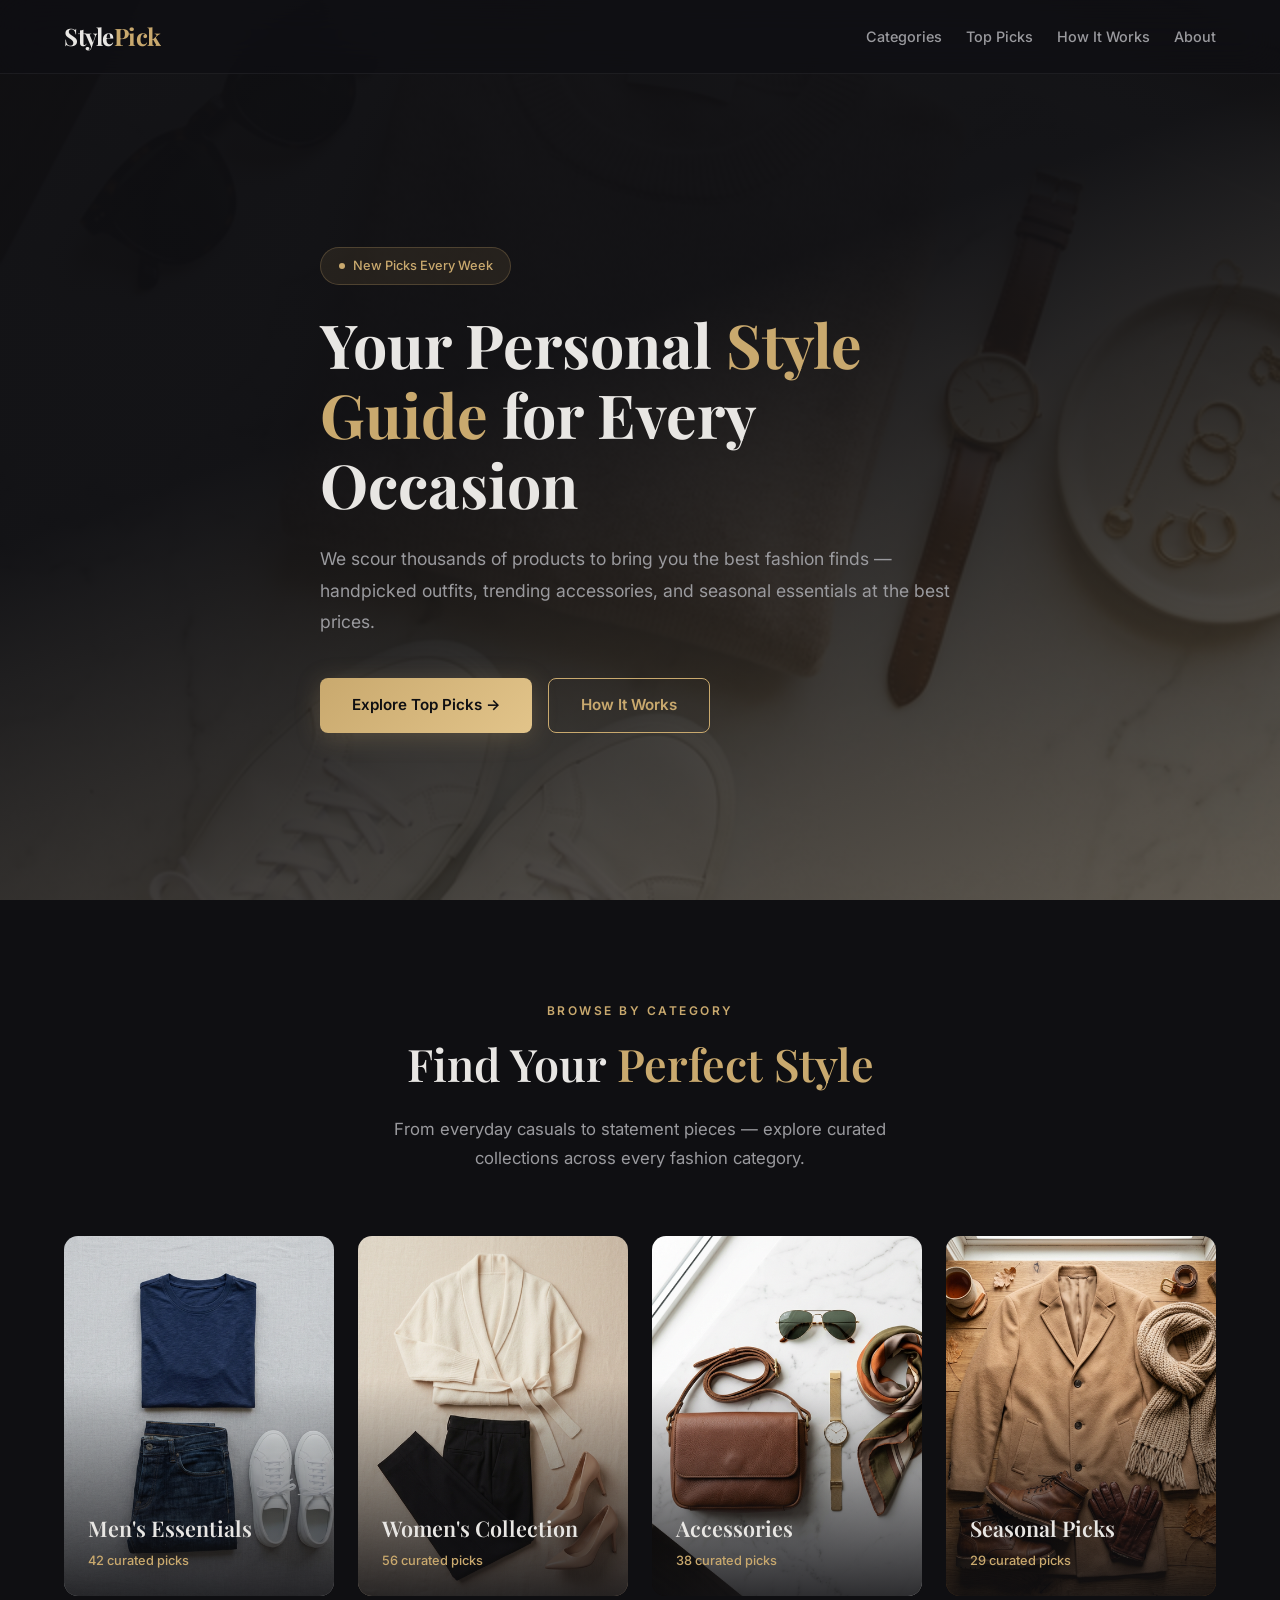
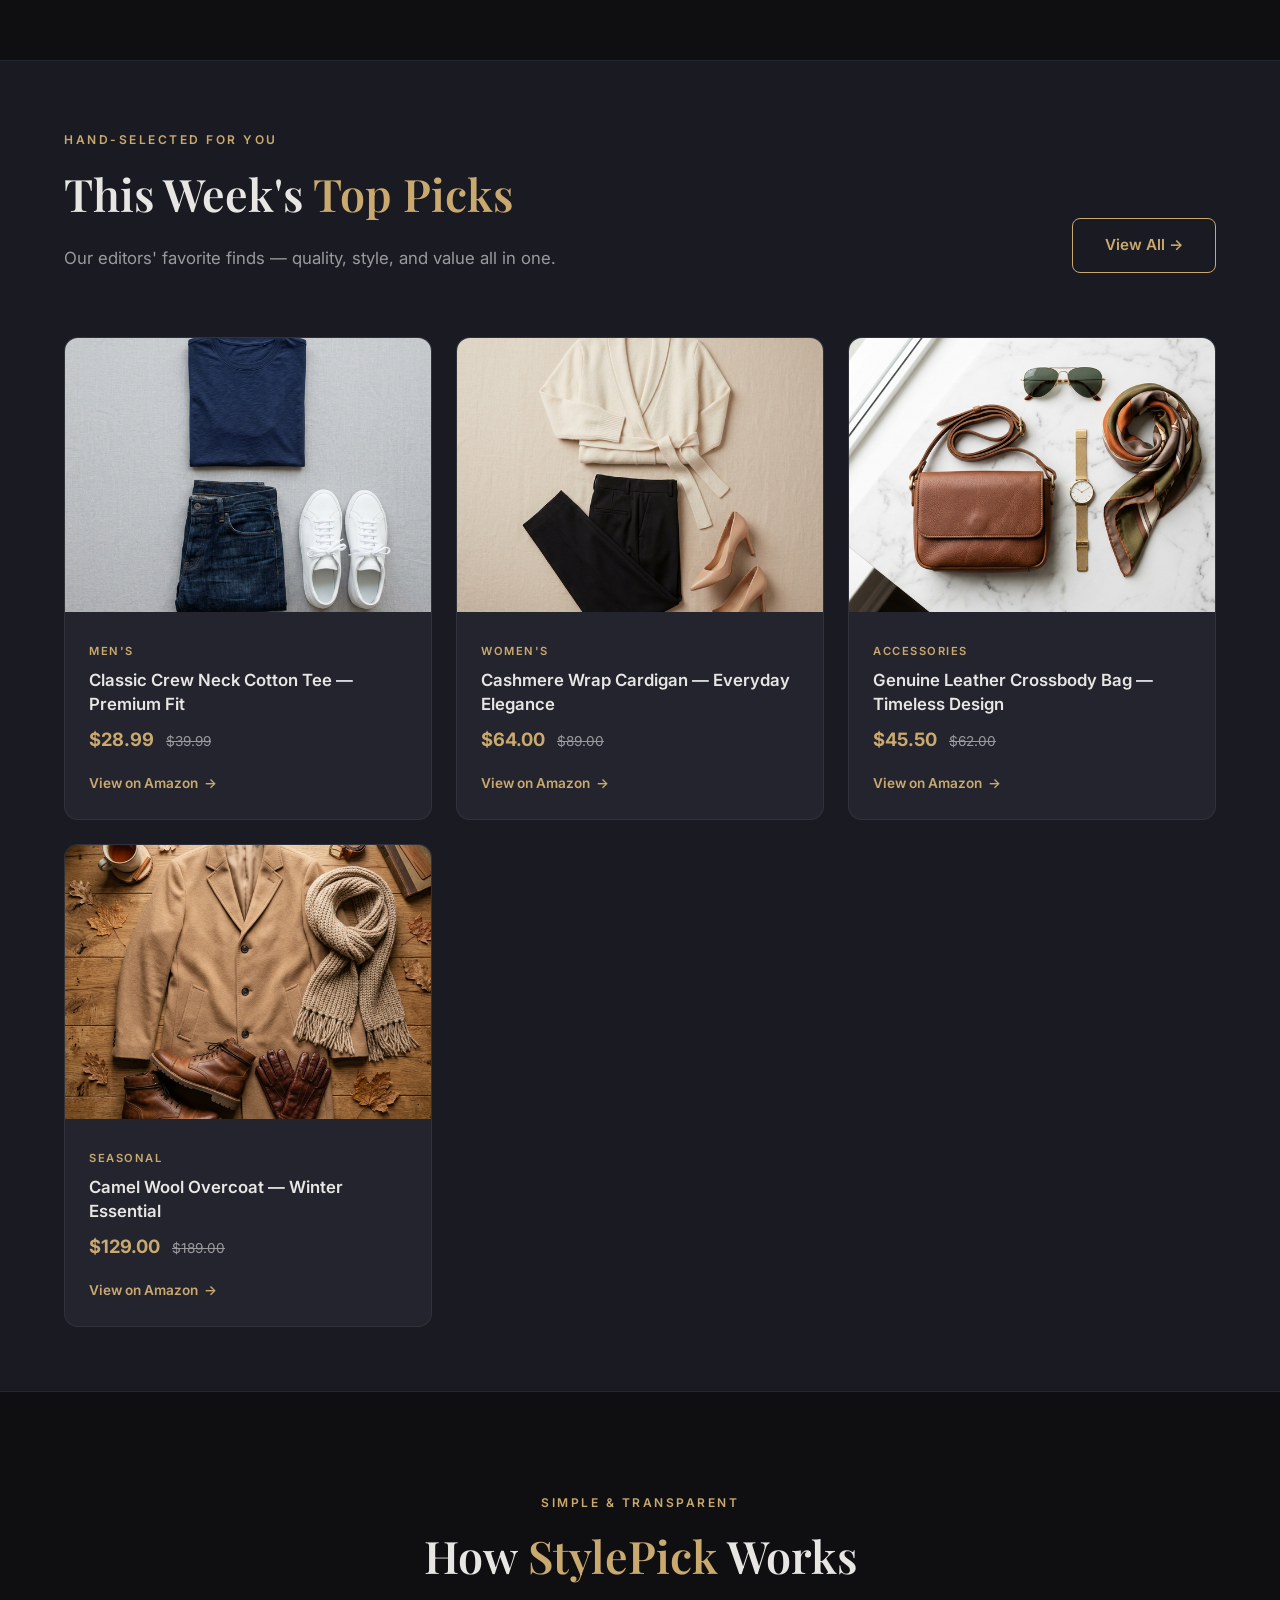
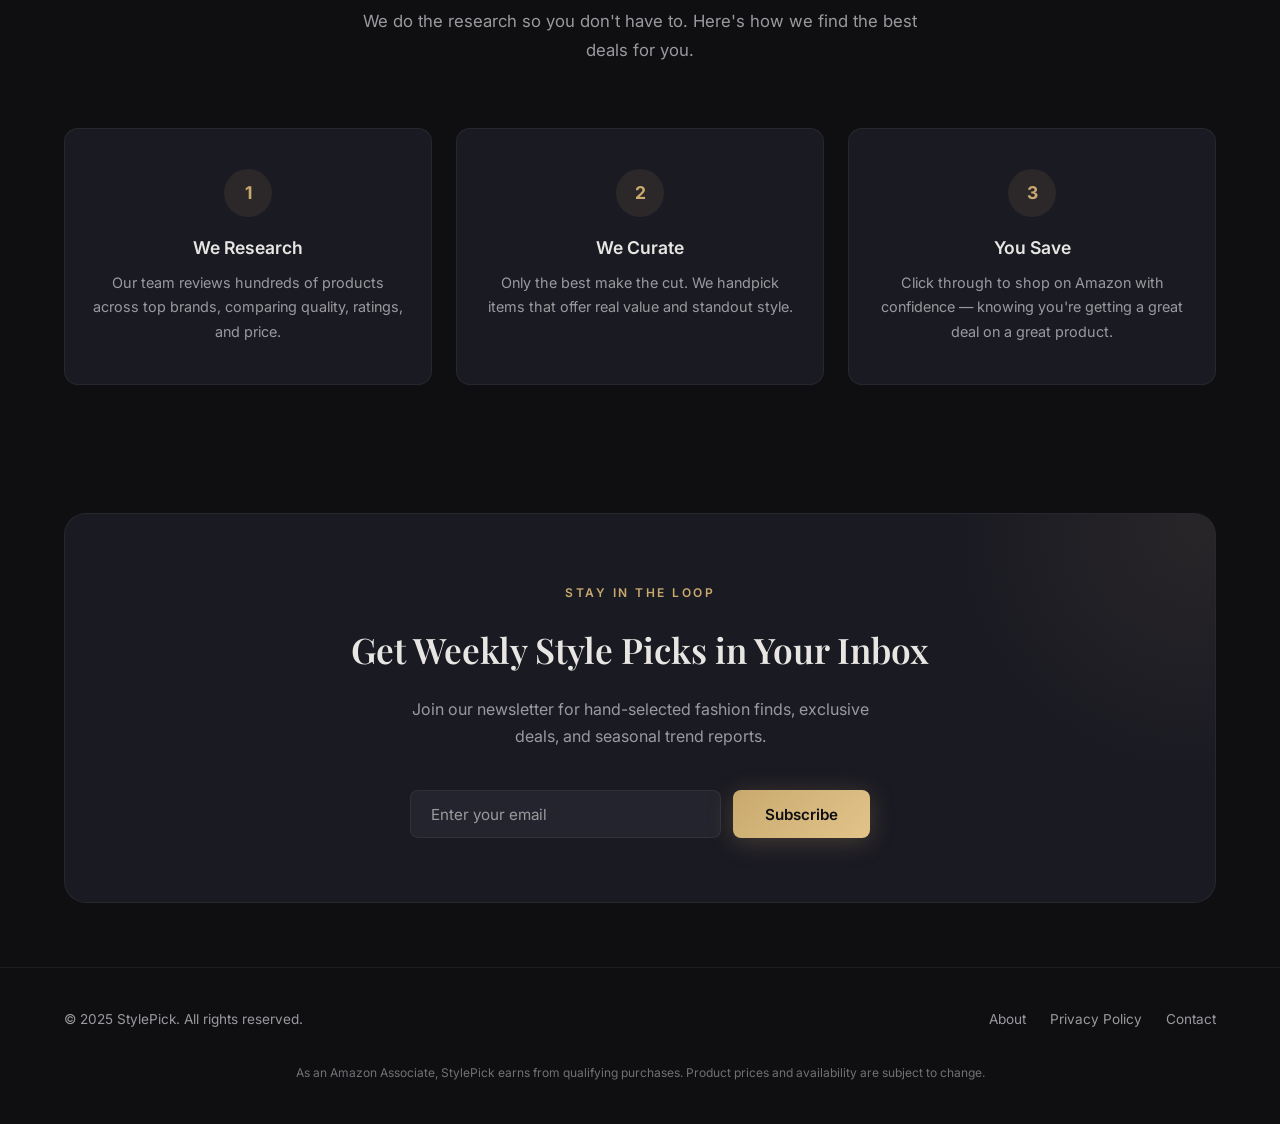
<file: index.html>
<!DOCTYPE html>
<html lang="en">
<head>
  <meta charset="UTF-8">
  <meta name="viewport" content="width=device-width, initial-scale=1.0">
  <title>StylePick — Curated Fashion & Style Recommendations</title>
  <meta name="description" content="Discover handpicked fashion finds, style tips, and the best clothing deals. StylePick curates top-rated apparel, accessories, and seasonal essentials.">
  <link rel="stylesheet" href="styles/main.css">
  <link rel="icon" href="data:image/svg+xml,<svg xmlns='http://www.w3.org/2000/svg' viewBox='0 0 100 100'><text y='.9em' font-size='90'>👔</text></svg>">
</head>
<body>

  <!-- ======== HEADER ======== -->
  <header class="header" id="header">
    <div class="container header__inner">
      <a href="index.html" class="header__logo">Style<span>Pick</span></a>
      <nav class="header__nav" id="headerNav">
        <ul class="header__links">
          <li><a href="#categories">Categories</a></li>
          <li><a href="#picks">Top Picks</a></li>
          <li><a href="#how-it-works">How It Works</a></li>
          <li><a href="about.html">About</a></li>
        </ul>
      </nav>
      <button class="hamburger" id="hamburger" aria-label="Toggle navigation">
        <span></span><span></span><span></span>
      </button>
    </div>
  </header>

  <!-- ======== HERO ======== -->
  <section class="hero" id="hero">
    <div class="hero__bg">
      <img src="images/hero-banner.png" alt="Stylish fashion flat-lay" width="1200" height="800">
    </div>
    <div class="hero__overlay"></div>
    <div class="container hero__content">
      <span class="hero__badge">New Picks Every Week</span>
      <h1 class="hero__title">Your Personal <span class="accent">Style Guide</span> for Every Occasion</h1>
      <p class="hero__desc">We scour thousands of products to bring you the best fashion finds — handpicked outfits, trending accessories, and seasonal essentials at the best prices.</p>
      <div class="hero__actions">
        <a href="#picks" class="btn btn--primary">Explore Top Picks →</a>
        <a href="#how-it-works" class="btn btn--outline">How It Works</a>
      </div>
    </div>
  </section>

  <!-- ======== CATEGORIES ======== -->
  <section class="categories" id="categories">
    <div class="container">
      <div class="categories__header">
        <span class="section-label">Browse by category</span>
        <h2 class="section-title">Find Your <span class="accent">Perfect Style</span></h2>
        <p class="section-desc">From everyday casuals to statement pieces — explore curated collections across every fashion category.</p>
      </div>
      <div class="categories__grid">
        <a href="#" class="category-card" id="cat-mens">
          <img src="images/product-mens.png" alt="Men's fashion" width="400" height="530" loading="lazy">
          <div class="category-card__overlay">
            <h3 class="category-card__title">Men's Essentials</h3>
            <span class="category-card__count">42 curated picks</span>
          </div>
        </a>
        <a href="#" class="category-card" id="cat-womens">
          <img src="images/product-womens.png" alt="Women's fashion" width="400" height="530" loading="lazy">
          <div class="category-card__overlay">
            <h3 class="category-card__title">Women's Collection</h3>
            <span class="category-card__count">56 curated picks</span>
          </div>
        </a>
        <a href="#" class="category-card" id="cat-accessories">
          <img src="images/product-accessories.png" alt="Fashion accessories" width="400" height="530" loading="lazy">
          <div class="category-card__overlay">
            <h3 class="category-card__title">Accessories</h3>
            <span class="category-card__count">38 curated picks</span>
          </div>
        </a>
        <a href="#" class="category-card" id="cat-seasonal">
          <img src="images/product-seasonal.png" alt="Seasonal outerwear" width="400" height="530" loading="lazy">
          <div class="category-card__overlay">
            <h3 class="category-card__title">Seasonal Picks</h3>
            <span class="category-card__count">29 curated picks</span>
          </div>
        </a>
      </div>
    </div>
  </section>

  <!-- ======== FEATURED PICKS ======== -->
  <section class="featured" id="picks">
    <div class="container">
      <div class="featured__header">
        <div>
          <span class="section-label">Hand-selected for you</span>
          <h2 class="section-title">This Week's <span class="accent">Top Picks</span></h2>
          <p class="section-desc">Our editors' favorite finds — quality, style, and value all in one.</p>
        </div>
        <a href="#" class="btn btn--outline">View All →</a>
      </div>
      <div class="featured__grid">

        <!-- Product 1 -->
        <article class="product-card" id="product-1">
          <div class="product-card__img">
            <img src="images/product-mens.png" alt="Classic Crew Neck Tee" width="400" height="300" loading="lazy">
          </div>
          <div class="product-card__body">
            <span class="product-card__tag">Men's</span>
            <h3 class="product-card__title">Classic Crew Neck Cotton Tee — Premium Fit</h3>
            <div class="product-card__price">$28.99 <span class="original">$39.99</span></div>
            <a href="#" class="product-card__cta">View on Amazon <span>→</span></a>
          </div>
        </article>

        <!-- Product 2 -->
        <article class="product-card" id="product-2">
          <div class="product-card__img">
            <img src="images/product-womens.png" alt="Cashmere Wrap Cardigan" width="400" height="300" loading="lazy">
          </div>
          <div class="product-card__body">
            <span class="product-card__tag">Women's</span>
            <h3 class="product-card__title">Cashmere Wrap Cardigan — Everyday Elegance</h3>
            <div class="product-card__price">$64.00 <span class="original">$89.00</span></div>
            <a href="#" class="product-card__cta">View on Amazon <span>→</span></a>
          </div>
        </article>

        <!-- Product 3 -->
        <article class="product-card" id="product-3">
          <div class="product-card__img">
            <img src="images/product-accessories.png" alt="Leather Crossbody Bag" width="400" height="300" loading="lazy">
          </div>
          <div class="product-card__body">
            <span class="product-card__tag">Accessories</span>
            <h3 class="product-card__title">Genuine Leather Crossbody Bag — Timeless Design</h3>
            <div class="product-card__price">$45.50 <span class="original">$62.00</span></div>
            <a href="#" class="product-card__cta">View on Amazon <span>→</span></a>
          </div>
        </article>

        <!-- Product 4 -->
        <article class="product-card" id="product-4">
          <div class="product-card__img">
            <img src="images/product-seasonal.png" alt="Wool Overcoat" width="400" height="300" loading="lazy">
          </div>
          <div class="product-card__body">
            <span class="product-card__tag">Seasonal</span>
            <h3 class="product-card__title">Camel Wool Overcoat — Winter Essential</h3>
            <div class="product-card__price">$129.00 <span class="original">$189.00</span></div>
            <a href="#" class="product-card__cta">View on Amazon <span>→</span></a>
          </div>
        </article>

      </div>
    </div>
  </section>

  <!-- ======== HOW IT WORKS ======== -->
  <section class="how-it-works" id="how-it-works">
    <div class="container">
      <div class="how-it-works__header">
        <span class="section-label">Simple & transparent</span>
        <h2 class="section-title">How <span class="accent">StylePick</span> Works</h2>
        <p class="section-desc">We do the research so you don't have to. Here's how we find the best deals for you.</p>
      </div>
      <div class="steps">
        <div class="step">
          <div class="step__number">1</div>
          <h3 class="step__title">We Research</h3>
          <p class="step__desc">Our team reviews hundreds of products across top brands, comparing quality, ratings, and price.</p>
        </div>
        <div class="step">
          <div class="step__number">2</div>
          <h3 class="step__title">We Curate</h3>
          <p class="step__desc">Only the best make the cut. We handpick items that offer real value and standout style.</p>
        </div>
        <div class="step">
          <div class="step__number">3</div>
          <h3 class="step__title">You Save</h3>
          <p class="step__desc">Click through to shop on Amazon with confidence — knowing you're getting a great deal on a great product.</p>
        </div>
      </div>
    </div>
  </section>

  <!-- ======== NEWSLETTER ======== -->
  <section class="newsletter" id="newsletter">
    <div class="container">
      <div class="newsletter__card">
        <span class="section-label">Stay in the loop</span>
        <h2 class="newsletter__title">Get Weekly Style Picks in Your Inbox</h2>
        <p class="newsletter__desc">Join our newsletter for hand-selected fashion finds, exclusive deals, and seasonal trend reports.</p>
        <form class="newsletter__form" id="newsletterForm">
          <input type="email" class="newsletter__input" placeholder="Enter your email" required aria-label="Email address">
          <button type="submit" class="btn btn--primary">Subscribe</button>
        </form>
      </div>
    </div>
  </section>

  <!-- ======== FOOTER ======== -->
  <footer class="footer">
    <div class="container footer__inner">
      <p class="footer__copy">&copy; 2025 StylePick. All rights reserved.</p>
      <nav class="footer__links">
        <a href="about.html">About</a>
        <a href="privacy.html">Privacy Policy</a>
        <a href="mailto:contact@stylepick.com">Contact</a>
      </nav>
      <p class="footer__affiliate-note">As an Amazon Associate, StylePick earns from qualifying purchases. Product prices and availability are subject to change.</p>
    </div>
  </footer>

  <script src="js/main.js"></script>
</body>
</html>
</file>
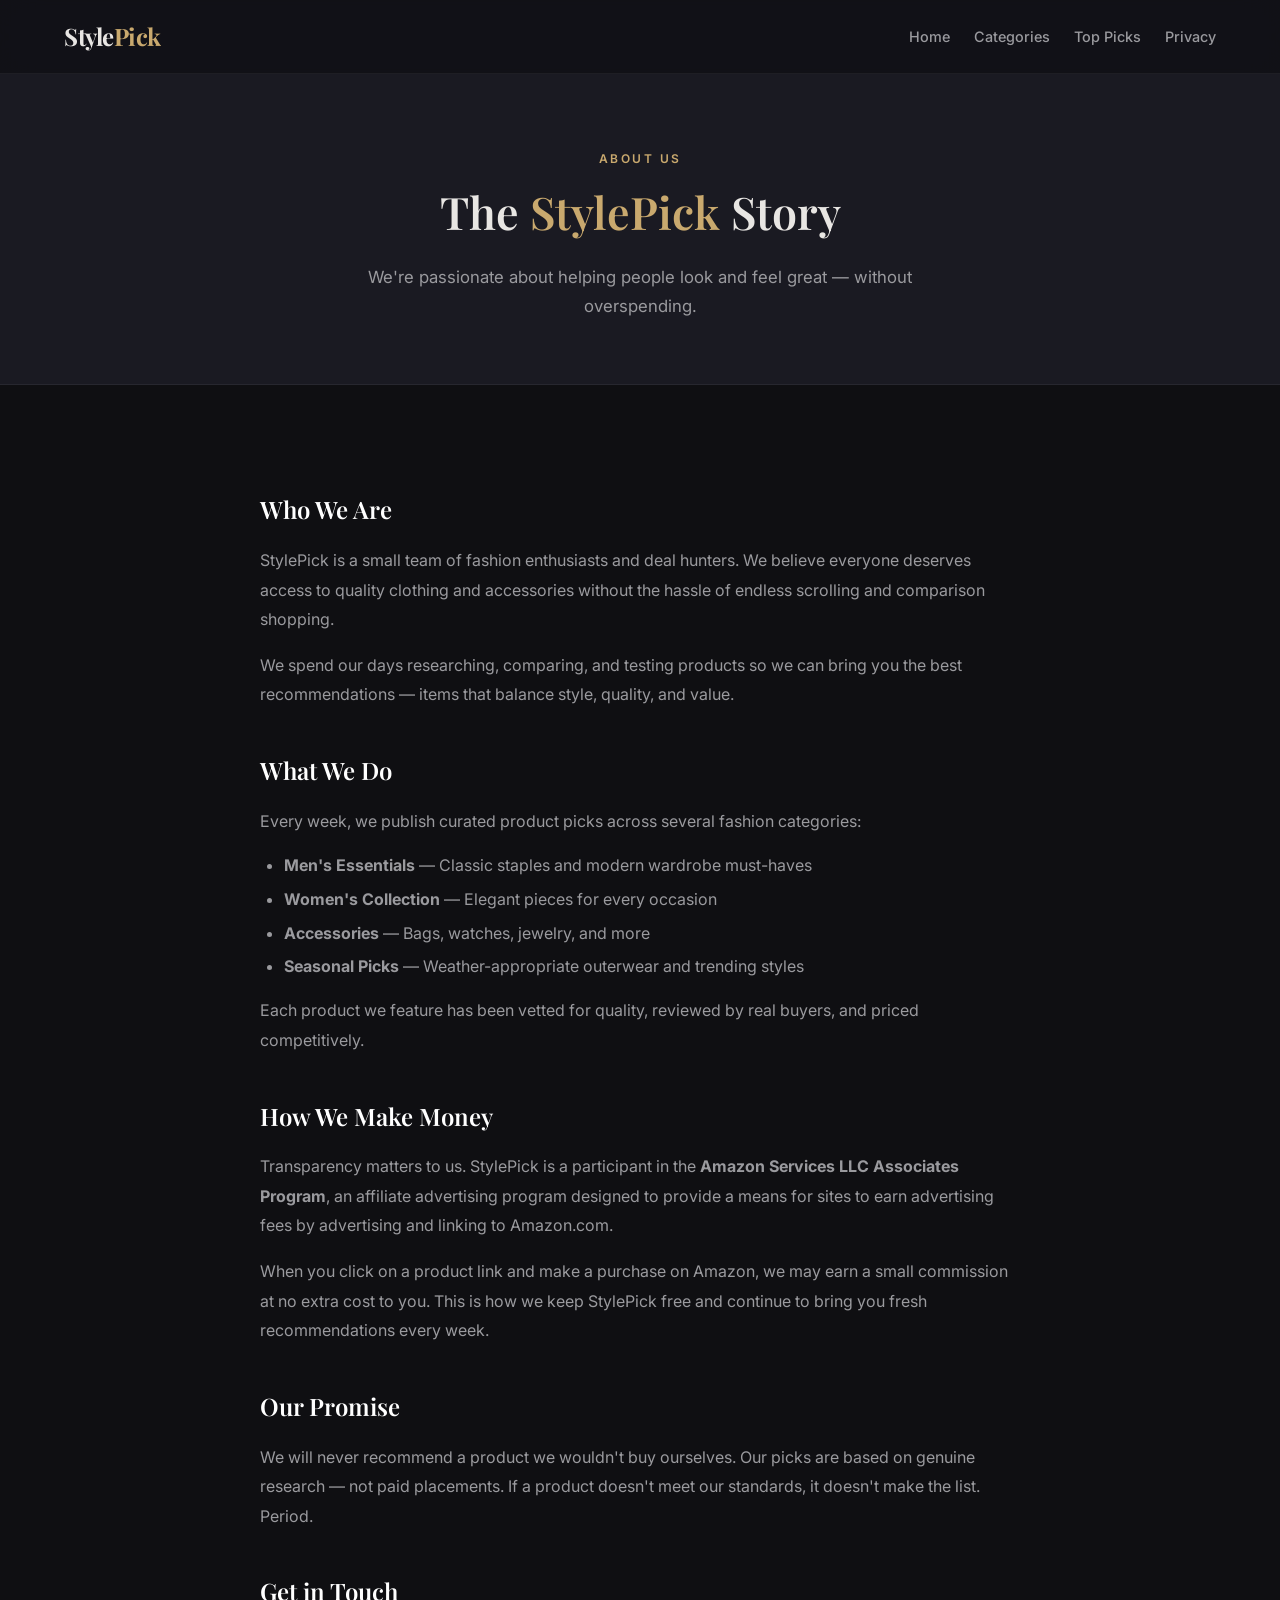
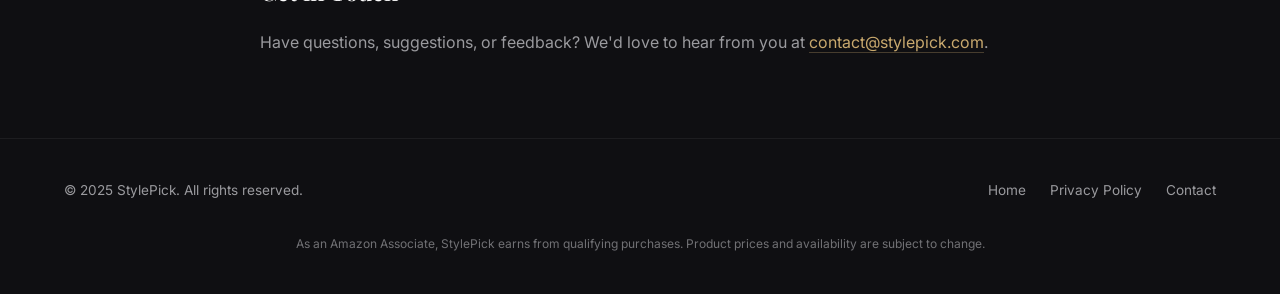
<file: about.html>
<!DOCTYPE html>
<html lang="en">
<head>
  <meta charset="UTF-8">
  <meta name="viewport" content="width=device-width, initial-scale=1.0">
  <title>About — StylePick</title>
  <meta name="description" content="Learn about StylePick — our mission to help shoppers discover the best fashion products at the best prices through curated recommendations.">
  <link rel="stylesheet" href="styles/main.css">
  <link rel="icon" href="data:image/svg+xml,<svg xmlns='http://www.w3.org/2000/svg' viewBox='0 0 100 100'><text y='.9em' font-size='90'>👔</text></svg>">
</head>
<body>

  <!-- ======== HEADER ======== -->
  <header class="header" id="header">
    <div class="container header__inner">
      <a href="index.html" class="header__logo">Style<span>Pick</span></a>
      <nav class="header__nav" id="headerNav">
        <ul class="header__links">
          <li><a href="index.html">Home</a></li>
          <li><a href="index.html#categories">Categories</a></li>
          <li><a href="index.html#picks">Top Picks</a></li>
          <li><a href="privacy.html">Privacy</a></li>
        </ul>
      </nav>
      <button class="hamburger" id="hamburger" aria-label="Toggle navigation">
        <span></span><span></span><span></span>
      </button>
    </div>
  </header>

  <!-- ======== PAGE HERO ======== -->
  <section class="page-hero">
    <div class="container">
      <span class="section-label">About us</span>
      <h1 class="section-title">The <span class="accent">StylePick</span> Story</h1>
      <p class="section-desc" style="margin-inline:auto;">We're passionate about helping people look and feel great — without overspending.</p>
    </div>
  </section>

  <!-- ======== CONTENT ======== -->
  <section class="page-content">
    <div class="container prose">

      <h2>Who We Are</h2>
      <p>StylePick is a small team of fashion enthusiasts and deal hunters. We believe everyone deserves access to quality clothing and accessories without the hassle of endless scrolling and comparison shopping.</p>
      <p>We spend our days researching, comparing, and testing products so we can bring you the best recommendations — items that balance style, quality, and value.</p>

      <h2>What We Do</h2>
      <p>Every week, we publish curated product picks across several fashion categories:</p>
      <ul>
        <li><strong>Men's Essentials</strong> — Classic staples and modern wardrobe must-haves</li>
        <li><strong>Women's Collection</strong> — Elegant pieces for every occasion</li>
        <li><strong>Accessories</strong> — Bags, watches, jewelry, and more</li>
        <li><strong>Seasonal Picks</strong> — Weather-appropriate outerwear and trending styles</li>
      </ul>
      <p>Each product we feature has been vetted for quality, reviewed by real buyers, and priced competitively.</p>

      <h2>How We Make Money</h2>
      <p>Transparency matters to us. StylePick is a participant in the <strong>Amazon Services LLC Associates Program</strong>, an affiliate advertising program designed to provide a means for sites to earn advertising fees by advertising and linking to Amazon.com.</p>
      <p>When you click on a product link and make a purchase on Amazon, we may earn a small commission at no extra cost to you. This is how we keep StylePick free and continue to bring you fresh recommendations every week.</p>

      <h2>Our Promise</h2>
      <p>We will never recommend a product we wouldn't buy ourselves. Our picks are based on genuine research — not paid placements. If a product doesn't meet our standards, it doesn't make the list. Period.</p>

      <h2>Get in Touch</h2>
      <p>Have questions, suggestions, or feedback? We'd love to hear from you at <a href="mailto:contact@stylepick.com">contact@stylepick.com</a>.</p>

    </div>
  </section>

  <!-- ======== FOOTER ======== -->
  <footer class="footer">
    <div class="container footer__inner">
      <p class="footer__copy">&copy; 2025 StylePick. All rights reserved.</p>
      <nav class="footer__links">
        <a href="index.html">Home</a>
        <a href="privacy.html">Privacy Policy</a>
        <a href="mailto:contact@stylepick.com">Contact</a>
      </nav>
      <p class="footer__affiliate-note">As an Amazon Associate, StylePick earns from qualifying purchases. Product prices and availability are subject to change.</p>
    </div>
  </footer>

  <script src="js/main.js"></script>
</body>
</html>
</file>
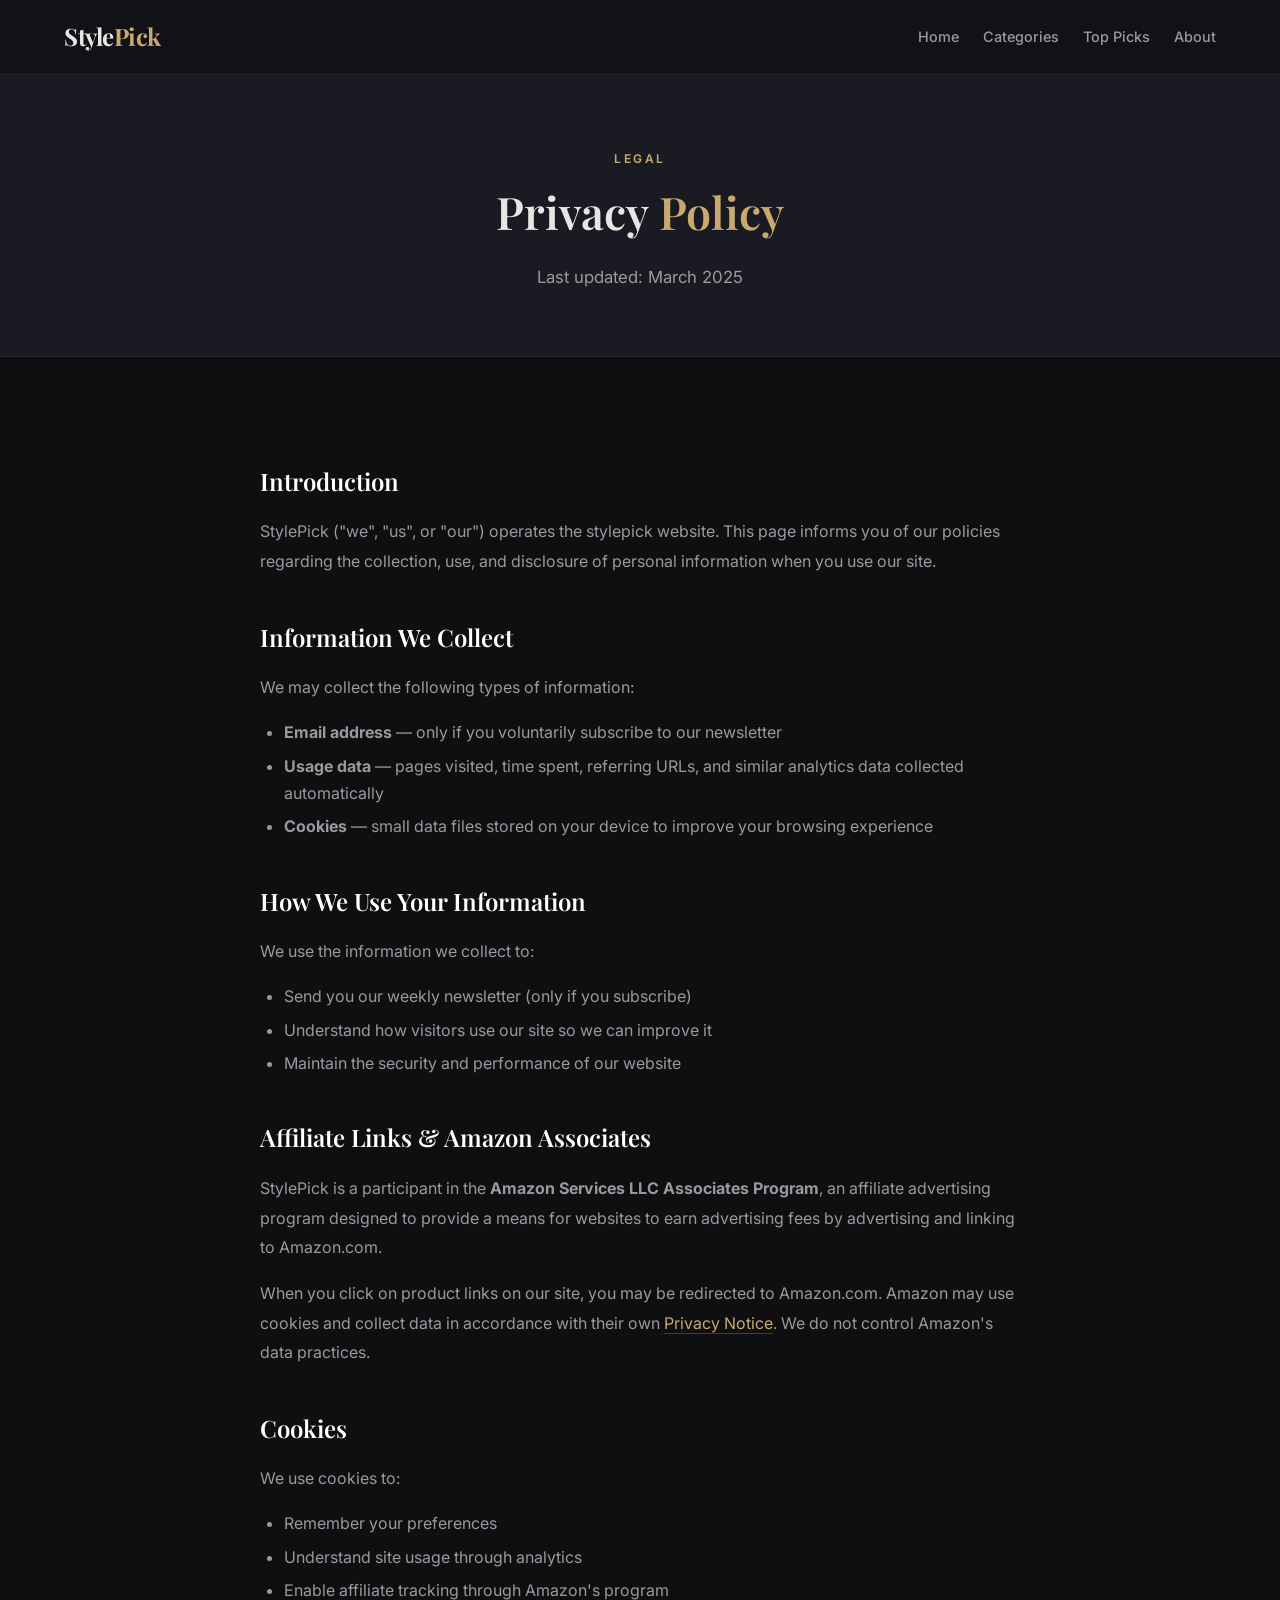
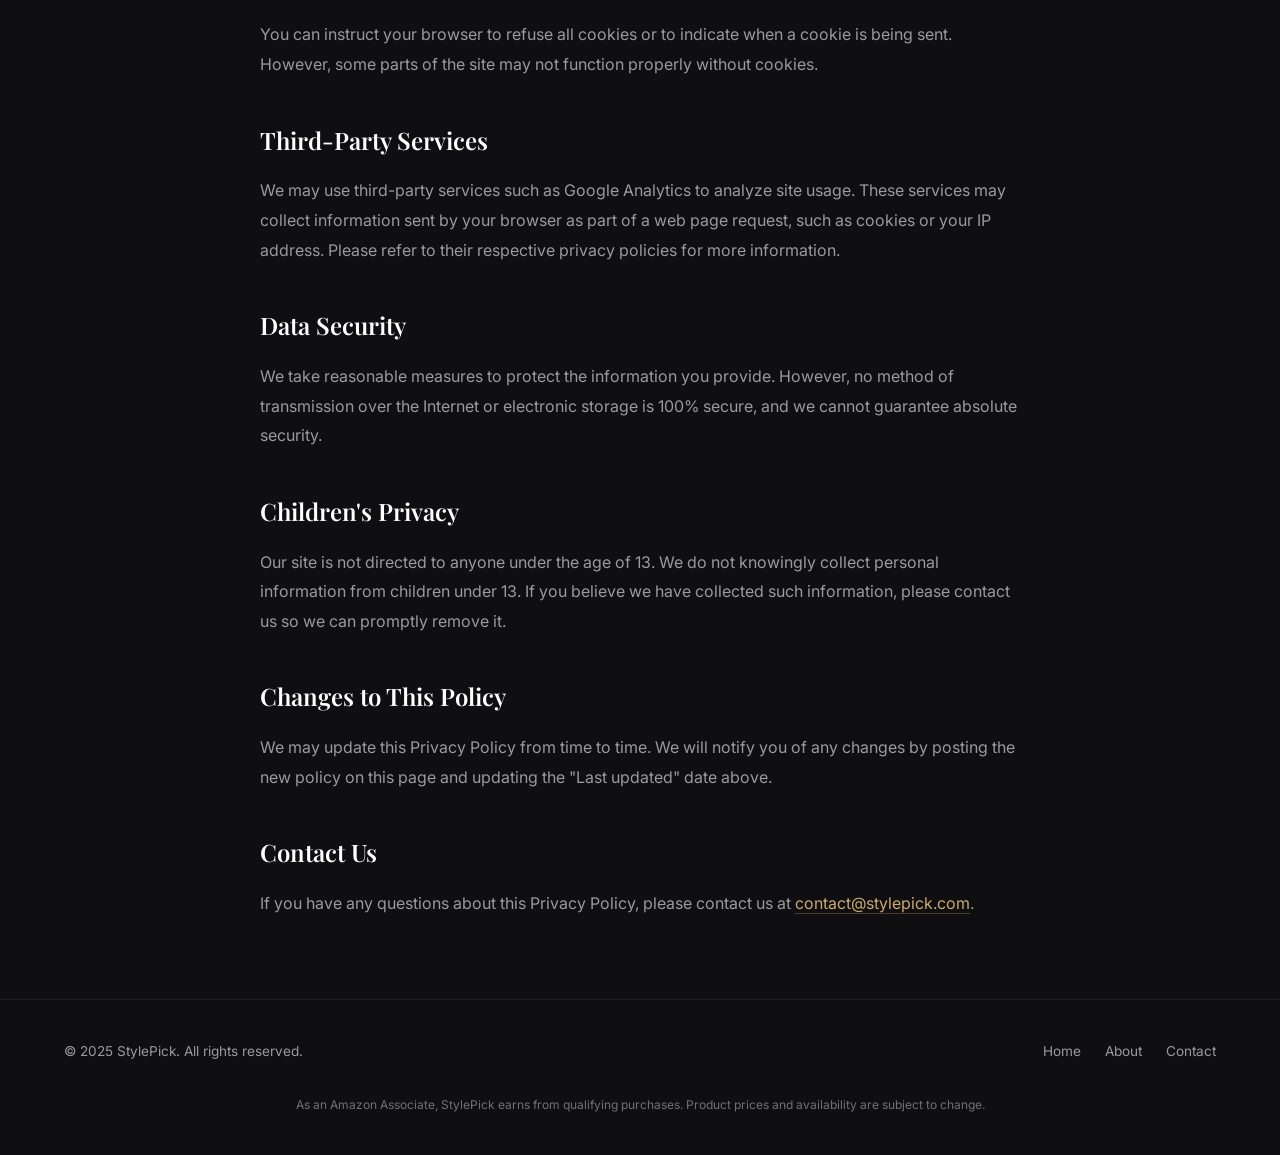
<file: privacy.html>
<!DOCTYPE html>
<html lang="en">
<head>
  <meta charset="UTF-8">
  <meta name="viewport" content="width=device-width, initial-scale=1.0">
  <title>Privacy Policy — StylePick</title>
  <meta name="description" content="StylePick's privacy policy — how we handle your data, cookies, and affiliate links.">
  <link rel="stylesheet" href="styles/main.css">
  <link rel="icon" href="data:image/svg+xml,<svg xmlns='http://www.w3.org/2000/svg' viewBox='0 0 100 100'><text y='.9em' font-size='90'>👔</text></svg>">
</head>
<body>

  <!-- ======== HEADER ======== -->
  <header class="header" id="header">
    <div class="container header__inner">
      <a href="index.html" class="header__logo">Style<span>Pick</span></a>
      <nav class="header__nav" id="headerNav">
        <ul class="header__links">
          <li><a href="index.html">Home</a></li>
          <li><a href="index.html#categories">Categories</a></li>
          <li><a href="index.html#picks">Top Picks</a></li>
          <li><a href="about.html">About</a></li>
        </ul>
      </nav>
      <button class="hamburger" id="hamburger" aria-label="Toggle navigation">
        <span></span><span></span><span></span>
      </button>
    </div>
  </header>

  <!-- ======== PAGE HERO ======== -->
  <section class="page-hero">
    <div class="container">
      <span class="section-label">Legal</span>
      <h1 class="section-title">Privacy <span class="accent">Policy</span></h1>
      <p class="section-desc" style="margin-inline:auto;">Last updated: March 2025</p>
    </div>
  </section>

  <!-- ======== CONTENT ======== -->
  <section class="page-content">
    <div class="container prose">

      <h2>Introduction</h2>
      <p>StylePick ("we", "us", or "our") operates the stylepick website. This page informs you of our policies regarding the collection, use, and disclosure of personal information when you use our site.</p>

      <h2>Information We Collect</h2>
      <p>We may collect the following types of information:</p>
      <ul>
        <li><strong>Email address</strong> — only if you voluntarily subscribe to our newsletter</li>
        <li><strong>Usage data</strong> — pages visited, time spent, referring URLs, and similar analytics data collected automatically</li>
        <li><strong>Cookies</strong> — small data files stored on your device to improve your browsing experience</li>
      </ul>

      <h2>How We Use Your Information</h2>
      <p>We use the information we collect to:</p>
      <ul>
        <li>Send you our weekly newsletter (only if you subscribe)</li>
        <li>Understand how visitors use our site so we can improve it</li>
        <li>Maintain the security and performance of our website</li>
      </ul>

      <h2>Affiliate Links & Amazon Associates</h2>
      <p>StylePick is a participant in the <strong>Amazon Services LLC Associates Program</strong>, an affiliate advertising program designed to provide a means for websites to earn advertising fees by advertising and linking to Amazon.com.</p>
      <p>When you click on product links on our site, you may be redirected to Amazon.com. Amazon may use cookies and collect data in accordance with their own <a href="https://www.amazon.com/gp/help/customer/display.html?nodeId=GX7NJQ4ZB8MHFRNJ" target="_blank" rel="noopener">Privacy Notice</a>. We do not control Amazon's data practices.</p>

      <h2>Cookies</h2>
      <p>We use cookies to:</p>
      <ul>
        <li>Remember your preferences</li>
        <li>Understand site usage through analytics</li>
        <li>Enable affiliate tracking through Amazon's program</li>
      </ul>
      <p>You can instruct your browser to refuse all cookies or to indicate when a cookie is being sent. However, some parts of the site may not function properly without cookies.</p>

      <h2>Third-Party Services</h2>
      <p>We may use third-party services such as Google Analytics to analyze site usage. These services may collect information sent by your browser as part of a web page request, such as cookies or your IP address. Please refer to their respective privacy policies for more information.</p>

      <h2>Data Security</h2>
      <p>We take reasonable measures to protect the information you provide. However, no method of transmission over the Internet or electronic storage is 100% secure, and we cannot guarantee absolute security.</p>

      <h2>Children's Privacy</h2>
      <p>Our site is not directed to anyone under the age of 13. We do not knowingly collect personal information from children under 13. If you believe we have collected such information, please contact us so we can promptly remove it.</p>

      <h2>Changes to This Policy</h2>
      <p>We may update this Privacy Policy from time to time. We will notify you of any changes by posting the new policy on this page and updating the "Last updated" date above.</p>

      <h2>Contact Us</h2>
      <p>If you have any questions about this Privacy Policy, please contact us at <a href="mailto:contact@stylepick.com">contact@stylepick.com</a>.</p>

    </div>
  </section>

  <!-- ======== FOOTER ======== -->
  <footer class="footer">
    <div class="container footer__inner">
      <p class="footer__copy">&copy; 2025 StylePick. All rights reserved.</p>
      <nav class="footer__links">
        <a href="index.html">Home</a>
        <a href="about.html">About</a>
        <a href="mailto:contact@stylepick.com">Contact</a>
      </nav>
      <p class="footer__affiliate-note">As an Amazon Associate, StylePick earns from qualifying purchases. Product prices and availability are subject to change.</p>
    </div>
  </footer>

  <script src="js/main.js"></script>
</body>
</html>
</file>
<file: styles/main.css>
/* ============================================
   StylePick — Design System & Styles
   ============================================ */

/* ---------- Google Font ---------- */
@import url('https://fonts.googleapis.com/css2?family=Inter:wght@300;400;500;600;700;800&family=Playfair+Display:wght@500;600;700&display=swap');

/* ---------- Custom Properties ---------- */
:root {
  /* Palette */
  --clr-bg:        #0f0f12;
  --clr-surface:   #1a1a22;
  --clr-surface-2: #24242e;
  --clr-border:    rgba(255, 255, 255, .06);
  --clr-text:      #e8e6e3;
  --clr-text-dim:  #9a9a9e;
  --clr-accent:    #c9a96e;
  --clr-accent-2:  #e2c48a;
  --clr-white:     #ffffff;

  /* Gradients */
  --grad-accent: linear-gradient(135deg, var(--clr-accent), var(--clr-accent-2));
  --grad-hero:   linear-gradient(160deg, rgba(15,15,18,.92) 40%, rgba(201,169,110,.18) 100%);

  /* Spacing */
  --sp-xs: .5rem;
  --sp-sm: 1rem;
  --sp-md: 1.5rem;
  --sp-lg: 2.5rem;
  --sp-xl: 4rem;

  /* Radius */
  --radius-sm: 8px;
  --radius-md: 14px;
  --radius-lg: 22px;

  /* Shadows */
  --shadow-card: 0 4px 30px rgba(0,0,0,.35);
  --shadow-glow: 0 0 40px rgba(201,169,110,.12);

  /* Transitions */
  --ease: cubic-bezier(.4,0,.2,1);
}

/* ---------- Reset ---------- */
*, *::before, *::after { box-sizing: border-box; margin: 0; padding: 0; }

html {
  scroll-behavior: smooth;
  -webkit-font-smoothing: antialiased;
}

body {
  font-family: 'Inter', system-ui, sans-serif;
  background: var(--clr-bg);
  color: var(--clr-text);
  line-height: 1.7;
  overflow-x: hidden;
}

img { max-width: 100%; display: block; }
a   { color: inherit; text-decoration: none; }
ul, ol { list-style: none; }

/* ---------- Utility ---------- */
.container {
  width: min(1200px, 90%);
  margin-inline: auto;
}

.sr-only {
  position: absolute; width: 1px; height: 1px;
  overflow: hidden; clip: rect(0,0,0,0); white-space: nowrap;
}

.accent { color: var(--clr-accent); }

.btn {
  display: inline-flex; align-items: center; gap: .5rem;
  padding: .85rem 2rem;
  border: none; border-radius: var(--radius-sm);
  font-family: inherit; font-weight: 600; font-size: .95rem;
  cursor: pointer;
  transition: transform .25s var(--ease), box-shadow .25s var(--ease);
}

.btn:hover { transform: translateY(-2px); }

.btn--primary {
  background: var(--grad-accent);
  color: var(--clr-bg);
  box-shadow: 0 4px 24px rgba(201,169,110,.25);
}

.btn--primary:hover {
  box-shadow: 0 6px 32px rgba(201,169,110,.4);
}

.btn--outline {
  background: transparent;
  color: var(--clr-accent);
  border: 1.5px solid var(--clr-accent);
}

.btn--outline:hover {
  background: rgba(201,169,110,.08);
}

.section-label {
  display: inline-block;
  font-size: .75rem; font-weight: 600;
  letter-spacing: 2.5px; text-transform: uppercase;
  color: var(--clr-accent);
  margin-bottom: var(--sp-sm);
}

.section-title {
  font-family: 'Playfair Display', serif;
  font-size: clamp(1.8rem, 4vw, 2.8rem);
  font-weight: 600;
  line-height: 1.2;
  margin-bottom: var(--sp-md);
}

.section-desc {
  color: var(--clr-text-dim);
  font-size: 1.05rem;
  max-width: 580px;
}

/* ---------- Header ---------- */
.header {
  position: fixed; top: 0; left: 0; right: 0;
  z-index: 100;
  padding: var(--sp-sm) 0;
  background: rgba(15,15,18,.72);
  backdrop-filter: blur(18px) saturate(1.6);
  -webkit-backdrop-filter: blur(18px) saturate(1.6);
  border-bottom: 1px solid var(--clr-border);
  transition: background .3s var(--ease);
}

.header__inner {
  display: flex; align-items: center; justify-content: space-between;
}

.header__logo {
  font-family: 'Playfair Display', serif;
  font-size: 1.5rem; font-weight: 700;
  letter-spacing: -0.5px;
}

.header__logo span { color: var(--clr-accent); }

.header__nav { display: flex; align-items: center; gap: var(--sp-lg); }

.header__links { display: flex; gap: var(--sp-md); }

.header__links a {
  font-size: .9rem; font-weight: 500;
  color: var(--clr-text-dim);
  transition: color .2s var(--ease);
  position: relative;
}

.header__links a::after {
  content: ''; position: absolute;
  bottom: -4px; left: 0; width: 0; height: 2px;
  background: var(--clr-accent);
  transition: width .3s var(--ease);
}

.header__links a:hover { color: var(--clr-white); }
.header__links a:hover::after { width: 100%; }

/* Mobile hamburger */
.hamburger {
  display: none; background: none; border: none;
  cursor: pointer; padding: .25rem;
}
.hamburger span {
  display: block; width: 24px; height: 2px;
  background: var(--clr-text); margin: 5px 0;
  transition: transform .3s var(--ease), opacity .3s var(--ease);
}

/* ---------- Hero ---------- */
.hero {
  position: relative;
  min-height: 100vh;
  display: flex; align-items: center;
  padding-top: 80px;
  overflow: hidden;
}

.hero__bg {
  position: absolute; inset: 0; z-index: 0;
}

.hero__bg img {
  width: 100%; height: 100%;
  object-fit: cover;
  opacity: .3;
}

.hero__overlay {
  position: absolute; inset: 0;
  background: var(--grad-hero);
  z-index: 1;
}

.hero__content {
  position: relative; z-index: 2;
  max-width: 640px;
}

.hero__badge {
  display: inline-flex; align-items: center; gap: .5rem;
  padding: .45rem 1.1rem;
  background: rgba(201,169,110,.1);
  border: 1px solid rgba(201,169,110,.25);
  border-radius: 100px;
  font-size: .8rem; font-weight: 500;
  color: var(--clr-accent);
  margin-bottom: var(--sp-md);
  animation: fadeInUp .8s .2s both;
}

.hero__badge::before {
  content: ''; width: 6px; height: 6px;
  border-radius: 50%; background: var(--clr-accent);
  animation: pulse 2s infinite;
}

.hero__title {
  font-family: 'Playfair Display', serif;
  font-size: clamp(2.4rem, 5.5vw, 3.8rem);
  font-weight: 700;
  line-height: 1.15;
  margin-bottom: var(--sp-md);
  animation: fadeInUp .8s .35s both;
}

.hero__desc {
  font-size: 1.1rem;
  color: var(--clr-text-dim);
  line-height: 1.8;
  margin-bottom: var(--sp-lg);
  animation: fadeInUp .8s .5s both;
}

.hero__actions {
  display: flex; gap: var(--sp-sm); flex-wrap: wrap;
  animation: fadeInUp .8s .65s both;
}

/* ---------- Categories ---------- */
.categories {
  padding: var(--sp-xl) 0;
  padding-top: calc(var(--sp-xl) + 2rem);
}

.categories__header {
  text-align: center;
  margin-bottom: var(--sp-xl);
}

.categories__header .section-desc { margin-inline: auto; }

.categories__grid {
  display: grid;
  grid-template-columns: repeat(auto-fit, minmax(260px, 1fr));
  gap: var(--sp-md);
}

.category-card {
  position: relative;
  border-radius: var(--radius-md);
  overflow: hidden;
  aspect-ratio: 3 / 4;
  cursor: pointer;
  transition: transform .4s var(--ease);
}

.category-card:hover { transform: scale(1.02); }

.category-card img {
  width: 100%; height: 100%;
  object-fit: cover;
  transition: transform .6s var(--ease);
}

.category-card:hover img { transform: scale(1.08); }

.category-card__overlay {
  position: absolute; inset: 0;
  background: linear-gradient(to top, rgba(15,15,18,.85) 0%, transparent 60%);
  display: flex; flex-direction: column; justify-content: flex-end;
  padding: var(--sp-md);
}

.category-card__title {
  font-family: 'Playfair Display', serif;
  font-size: 1.35rem; font-weight: 600;
  margin-bottom: .25rem;
}

.category-card__count {
  font-size: .8rem; color: var(--clr-accent);
  font-weight: 500;
}

/* ---------- Featured Picks ---------- */
.featured {
  padding: var(--sp-xl) 0;
  background: var(--clr-surface);
  border-top: 1px solid var(--clr-border);
  border-bottom: 1px solid var(--clr-border);
}

.featured__header {
  display: flex; align-items: flex-end; justify-content: space-between;
  flex-wrap: wrap; gap: var(--sp-sm);
  margin-bottom: var(--sp-xl);
}

.featured__grid {
  display: grid;
  grid-template-columns: repeat(auto-fill, minmax(280px, 1fr));
  gap: var(--sp-md);
}

.product-card {
  background: var(--clr-surface-2);
  border: 1px solid var(--clr-border);
  border-radius: var(--radius-md);
  overflow: hidden;
  transition: transform .35s var(--ease), box-shadow .35s var(--ease);
}

.product-card:hover {
  transform: translateY(-6px);
  box-shadow: var(--shadow-card), var(--shadow-glow);
}

.product-card__img {
  aspect-ratio: 4 / 3;
  overflow: hidden;
}

.product-card__img img {
  width: 100%; height: 100%;
  object-fit: cover;
  transition: transform .5s var(--ease);
}

.product-card:hover .product-card__img img {
  transform: scale(1.06);
}

.product-card__body {
  padding: var(--sp-md);
}

.product-card__tag {
  display: inline-block;
  font-size: .7rem; font-weight: 600;
  letter-spacing: 1.5px; text-transform: uppercase;
  color: var(--clr-accent);
  margin-bottom: var(--sp-xs);
}

.product-card__title {
  font-size: 1.05rem; font-weight: 600;
  margin-bottom: .5rem;
  line-height: 1.4;
}

.product-card__price {
  font-size: 1.15rem; font-weight: 700;
  color: var(--clr-accent);
  margin-bottom: var(--sp-sm);
}

.product-card__price .original {
  font-size: .85rem; font-weight: 400;
  color: var(--clr-text-dim);
  text-decoration: line-through;
  margin-left: .5rem;
}

.product-card__cta {
  display: flex; align-items: center; gap: .4rem;
  font-size: .85rem; font-weight: 600;
  color: var(--clr-accent);
  transition: gap .3s var(--ease);
}

.product-card:hover .product-card__cta { gap: .7rem; }

/* ---------- How It Works ---------- */
.how-it-works {
  padding: var(--sp-xl) 0;
  padding-top: calc(var(--sp-xl) + 2rem);
}

.how-it-works__header {
  text-align: center;
  margin-bottom: var(--sp-xl);
}

.how-it-works__header .section-desc { margin-inline: auto; }

.steps {
  display: grid;
  grid-template-columns: repeat(auto-fit, minmax(250px, 1fr));
  gap: var(--sp-md);
  counter-reset: step;
}

.step {
  position: relative;
  background: var(--clr-surface);
  border: 1px solid var(--clr-border);
  border-radius: var(--radius-md);
  padding: var(--sp-lg) var(--sp-md);
  text-align: center;
  counter-increment: step;
  transition: border-color .3s var(--ease), box-shadow .3s var(--ease);
}

.step:hover {
  border-color: rgba(201,169,110,.2);
  box-shadow: var(--shadow-glow);
}

.step__number {
  display: inline-flex; align-items: center; justify-content: center;
  width: 48px; height: 48px;
  border-radius: 50%;
  background: rgba(201,169,110,.1);
  color: var(--clr-accent);
  font-weight: 700; font-size: 1.1rem;
  margin-bottom: var(--sp-sm);
}

.step__title {
  font-size: 1.1rem; font-weight: 600;
  margin-bottom: .5rem;
}

.step__desc {
  font-size: .9rem;
  color: var(--clr-text-dim);
  line-height: 1.7;
}

/* ---------- Newsletter ---------- */
.newsletter {
  padding: var(--sp-xl) 0;
  text-align: center;
}

.newsletter__card {
  background: var(--clr-surface);
  border: 1px solid var(--clr-border);
  border-radius: var(--radius-lg);
  padding: var(--sp-xl) var(--sp-lg);
  position: relative;
  overflow: hidden;
}

.newsletter__card::before {
  content: '';
  position: absolute;
  top: -60%; right: -20%;
  width: 500px; height: 500px;
  background: radial-gradient(circle, rgba(201,169,110,.08), transparent 70%);
  pointer-events: none;
}

.newsletter__title {
  font-family: 'Playfair Display', serif;
  font-size: clamp(1.6rem, 3vw, 2.2rem);
  font-weight: 600;
  margin-bottom: var(--sp-sm);
}

.newsletter__desc {
  color: var(--clr-text-dim);
  margin-bottom: var(--sp-lg);
  max-width: 460px;
  margin-inline: auto;
}

.newsletter__form {
  display: flex; gap: .75rem;
  max-width: 460px; margin-inline: auto;
  flex-wrap: wrap; justify-content: center;
}

.newsletter__input {
  flex: 1; min-width: 200px;
  padding: .85rem 1.25rem;
  background: var(--clr-surface-2);
  border: 1px solid var(--clr-border);
  border-radius: var(--radius-sm);
  color: var(--clr-text);
  font-family: inherit; font-size: .95rem;
  outline: none;
  transition: border-color .3s var(--ease);
}

.newsletter__input:focus {
  border-color: var(--clr-accent);
}

.newsletter__input::placeholder {
  color: var(--clr-text-dim);
}

/* ---------- Footer ---------- */
.footer {
  padding: var(--sp-lg) 0;
  border-top: 1px solid var(--clr-border);
}

.footer__inner {
  display: flex; align-items: center; justify-content: space-between;
  flex-wrap: wrap; gap: var(--sp-sm);
}

.footer__copy {
  font-size: .85rem; color: var(--clr-text-dim);
}

.footer__links { display: flex; gap: var(--sp-md); }

.footer__links a {
  font-size: .85rem; color: var(--clr-text-dim);
  transition: color .2s var(--ease);
}

.footer__links a:hover { color: var(--clr-accent); }

.footer__affiliate-note {
  width: 100%;
  text-align: center;
  font-size: .75rem;
  color: var(--clr-text-dim);
  margin-top: var(--sp-sm);
  opacity: .7;
}

/* ---------- Page-Specific: About & Privacy ---------- */
.page-hero {
  padding: calc(80px + var(--sp-xl)) 0 var(--sp-xl);
  text-align: center;
  background: var(--clr-surface);
  border-bottom: 1px solid var(--clr-border);
}

.page-content {
  padding: var(--sp-xl) 0;
}

.page-content .container {
  max-width: 760px;
}

.prose h2 {
  font-family: 'Playfair Display', serif;
  font-size: 1.5rem; font-weight: 600;
  margin: var(--sp-lg) 0 var(--sp-sm);
  color: var(--clr-white);
}

.prose h3 {
  font-size: 1.15rem; font-weight: 600;
  margin: var(--sp-md) 0 var(--sp-xs);
}

.prose p {
  color: var(--clr-text-dim);
  margin-bottom: var(--sp-sm);
  line-height: 1.85;
}

.prose ul {
  padding-left: 1.5rem;
  margin-bottom: var(--sp-sm);
  list-style: disc;
}

.prose ul li {
  color: var(--clr-text-dim);
  margin-bottom: .4rem;
  line-height: 1.7;
}

.prose a {
  color: var(--clr-accent);
  border-bottom: 1px solid rgba(201,169,110,.3);
  transition: border-color .2s var(--ease);
}

.prose a:hover { border-color: var(--clr-accent); }

/* ---------- Animations ---------- */
@keyframes fadeInUp {
  from { opacity: 0; transform: translateY(24px); }
  to   { opacity: 1; transform: translateY(0); }
}

@keyframes pulse {
  0%, 100% { opacity: 1; }
  50%      { opacity: .4; }
}

/* ---------- Responsive ---------- */
@media (max-width: 768px) {
  .header__links { display: none; }
  .hamburger { display: block; }

  /* Mobile nav open state */
  .header__nav.open .header__links {
    display: flex; flex-direction: column;
    position: absolute; top: 100%; left: 0; right: 0;
    background: rgba(15,15,18,.96);
    backdrop-filter: blur(18px);
    padding: var(--sp-md) var(--sp-lg);
    border-bottom: 1px solid var(--clr-border);
  }

  .hamburger.active span:nth-child(1) {
    transform: rotate(45deg) translate(5px, 5px);
  }
  .hamburger.active span:nth-child(2) { opacity: 0; }
  .hamburger.active span:nth-child(3) {
    transform: rotate(-45deg) translate(5px, -5px);
  }

  .hero__title { font-size: clamp(2rem, 6vw, 3rem); }

  .featured__header { flex-direction: column; align-items: flex-start; }

  .footer__inner { flex-direction: column; text-align: center; }
}

@media (max-width: 480px) {
  .hero__actions { flex-direction: column; }
  .btn { width: 100%; justify-content: center; }
  .categories__grid { grid-template-columns: 1fr; }
}
</file>
